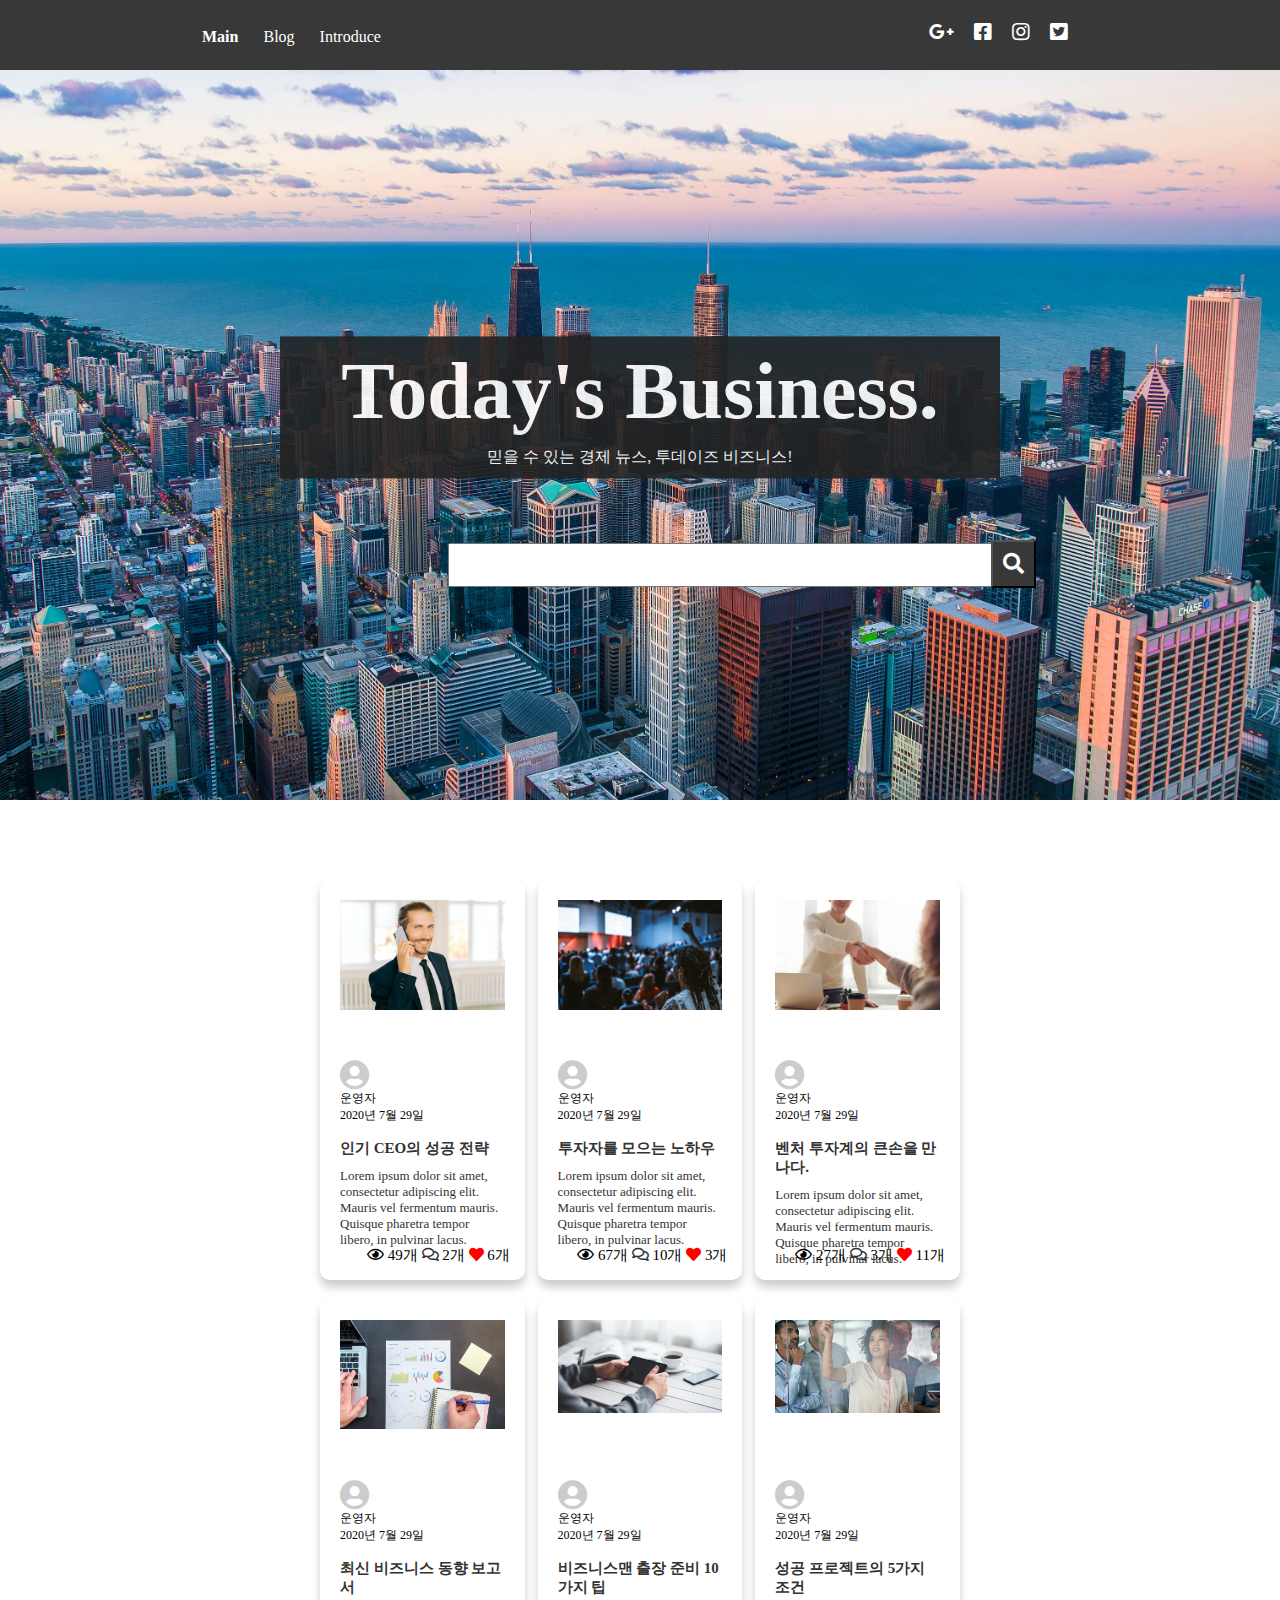
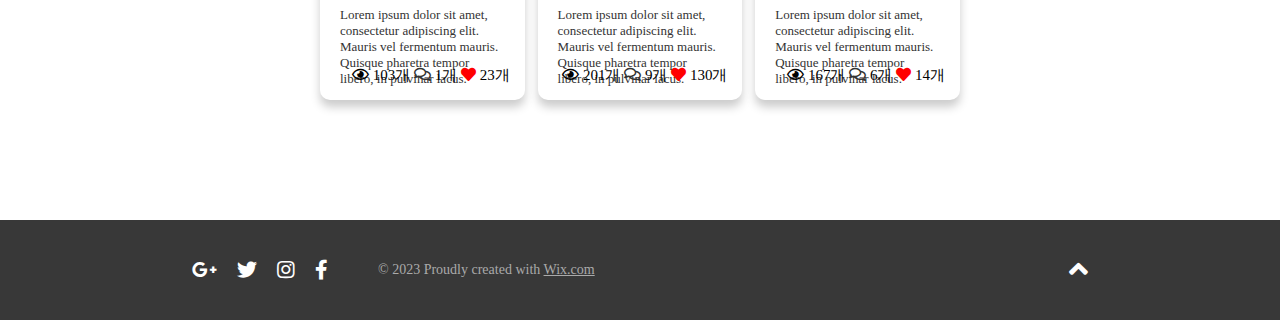
<file: index.html>
<!DOCTYPE html>
<html lang="en">

<head>
    <meta charset="UTF-8">
    <meta http-equiv="X-UA-Compatible" content="IE=edge">
    <meta name="viewport" content="width=device-width, initial-scale=1.0">
    <title>Document</title>

    <!-- fontawesome css: https://fontawesome.com -->
    <link rel="stylesheet" href="https://cdnjs.cloudflare.com/ajax/libs/font-awesome/5.8.2/css/all.min.css">
    <!-- css -->
    <link rel="stylesheet" href="css/main.css">

</head>

<body>
    <div class="wrap">
        <section class="header">
            <header>
                <div class="gtn">
                    <a href="#">Main</a>
                    <a href="index2.html">Blog</a>
                    <a href="index3.html">Introduce</a>
                </div>
                <div class="tbn">
                    <a href="#"><i class="fab fa-google-plus-g"></i></a>
                    <a href="#"><i class="fab fa-facebook-square"></i></a>
                    <a href="#"><i class="fab fa-instagram"></i></a>
                    <a href="#"><i class="fab fa-twitter-square"></i></a>
                </div>

            </header>
        </section>
        <section class="main">
            <div class="title">
                <a href="#">
                    <h1>Today's Business.</h1>
                </a>
                <p>믿을 수 있는 경제 뉴스, 투데이즈 비즈니스!</p>
            </div>
            <form action="#">
                <input type="text">
                <button type="submit"><i class="fas fa-search"></i></button>
            </form>
        </section>

        <section class="article clearfix">
            <div class="one">
                <div class="img-box">
                    <a href="#"><img src="img/sub1.jpg" alt=""></a>
                </div>
                <div class="user">
                    <i class="fas fa-user-circle"></i>
                    <div class="admin clearfix">
                        <p>운영자</p>
                        <p>2020년 7월 29일</p>
                    </div>
                </div>
                <div class="contents">
                    <a href="#">
                        <p>인기 CEO의 성공 전략</p>
                        <p>Lorem ipsum dolor sit amet, consectetur adipiscing elit. Mauris vel fermentum mauris. Quisque pharetra tempor libero, in pulvinar lacus.</p>
                    </a>
                </div>
                <div class="sub">
                    <i class="far fa-eye"></i>
                    <span>49개</span>
                    <a href="#"><i class="far fa-comments"></i></a>
                    <span>2개</span>                    
                    <a href="#"><i class="fas fa-heart"></i></a>
                    <span>6개</span>
                </div>
            </div>
            <div class="one">
                <div class="img-box">
                    <a href="#"><img src="img/sub2.jpg" alt=""></a>
                </div>
                <div class="user">
                    <i class="fas fa-user-circle"></i>
                    <div class="admin clearfix">
                        <p>운영자</p>
                        <p>2020년 7월 29일</p>
                    </div>
                </div>
                <div class="contents">
                    <a href="#">
                        <p>투자자를 모으는 노하우</p>
                        <p>Lorem ipsum dolor sit amet, consectetur adipiscing elit. Mauris vel fermentum mauris. Quisque pharetra tempor libero, in pulvinar lacus.</p>
                    </a>
                </div>
                <div class="sub">
                    <i class="far fa-eye"></i>
                    <span>67개</span>
                    <a href="#"><i class="far fa-comments"></i></a>
                    <span>10개</span>                    
                    <a href="#"><i class="fas fa-heart"></i></a>
                    <span>3개</span>
                </div>
            </div>
            <div class="one">
                <div class="img-box">
                    <a href="#"><img src="img/sub3.jpg" alt=""></a>
                </div>
                <div class="user">
                    <i class="fas fa-user-circle"></i>
                    <div class="admin clearfix">
                        <p>운영자</p>
                        <p>2020년 7월 29일</p>
                    </div>
                </div>
                <div class="contents">
                    <a href="#">
                        <p>벤처 투자계의 큰손을 만나다.</p>
                        <p>Lorem ipsum dolor sit amet, consectetur adipiscing elit. Mauris vel fermentum mauris. Quisque pharetra tempor libero, in pulvinar lacus.</p>
                    </a>
                </div>
                <div class="sub">
                    <i class="far fa-eye"></i>
                    <span>27개</span>
                    <a href="#"><i class="far fa-comments"></i></a>
                    <span>3개</span>                    
                    <a href="#"><i class="fas fa-heart"></i></a>
                    <span>11개</span>
                </div>
            </div>
            <div class="one">
                <div class="img-box">
                    <a href="#"><img src="img/sub4.jpg" alt=""></a>
                </div>
                <div class="user">
                    <i class="fas fa-user-circle"></i>
                    <div class="admin clearfix">
                        <p>운영자</p>
                        <p>2020년 7월 29일</p>
                    </div>
                </div>
                <div class="contents">
                    <a href="#">
                        <p>최신 비즈니스 동향 보고서</p>
                        <p>Lorem ipsum dolor sit amet, consectetur adipiscing elit. Mauris vel fermentum mauris. Quisque pharetra tempor libero, in pulvinar lacus.</p>
                    </a>
                </div>
                <div class="sub">
                    <i class="far fa-eye"></i>
                    <span>103개</span>
                    <a href="#"><i class="far fa-comments"></i></a>
                    <span>1개</span>                    
                    <a href="#"><i class="fas fa-heart"></i></a>
                    <span>23개</span>
                </div>
            </div>
            <div class="one">
                <div class="img-box">
                    <a href="#"><img src="img/sub5.jpg" alt=""></a>
                </div>
                <div class="user">
                    <i class="fas fa-user-circle"></i>
                    <div class="admin clearfix">
                        <p>운영자</p>
                        <p>2020년 7월 29일</p>
                    </div>
                </div>
                <div class="contents">
                    <a href="#">
                        <p>비즈니스맨 출장 준비 10가지 팁</p>
                        <p>Lorem ipsum dolor sit amet, consectetur adipiscing elit. Mauris vel fermentum mauris. Quisque pharetra tempor libero, in pulvinar lacus.</p>
                    </a>
                </div>
                <div class="sub">
                    <i class="far fa-eye"></i>
                    <span>201개</span>
                    <a href="#"><i class="far fa-comments"></i></a>
                    <span>9개</span>                    
                    <a href="#"><i class="fas fa-heart"></i></a>
                    <span>130개</span>
                </div>
            </div>
            <div class="one">
                <div class="img-box">
                    <a href="#"><img src="img/sub6.jpg" alt=""></a>
                </div>
                <div class="user">
                    <i class="fas fa-user-circle"></i>
                    <div class="admin clearfix">
                        <p>운영자</p>
                        <p>2020년 7월 29일</p>
                    </div>
                </div>
                <div class="contents">
                    <a href="#">
                        <p>성공 프로젝트의 5가지 조건</p>
                        <p>Lorem ipsum dolor sit amet, consectetur adipiscing elit. Mauris vel fermentum mauris. Quisque pharetra tempor libero, in pulvinar lacus.</p>
                    </a>
                </div>
                <div class="sub">
                    <i class="far fa-eye"></i>
                    <span>167개</span>
                    <a href="#"><i class="far fa-comments"></i></a>
                    <span>6개</span>                    
                    <a href="#"><i class="fas fa-heart"></i></a>
                    <span>14개</span>
                </div>
            </div>
        </section>
        <footer>
            <div class="inner-footer clearfix">
                <ul class="icon">
                    <li><a href="#"><i class="fab fa-google-plus-g"></i></a></li>
                    <li><a href="#"><i class="fab fa-twitter"></i></a></li>
                    <li><a href="#"><i class="fab fa-instagram"></i></a></li>
                    <li><a href="#"><i class="fab fa-facebook-f"></i></a></li>
                </ul>
                <p>© 2023 Proudly created with <a href="#"><span>Wix.com</span></a></p>
                <a href="#"><i class="fas fa-angle-up"></i></a>
            </div>
        </footer>
    </div>
</body>

</html>
</file>
<file: css/main.css>
/* common */
* {
  margin: 0 auto;
  padding: 0;
}
li {
  list-style: none;
}
a {
  text-decoration: none;
  color: #333;
}

.clearfix::after {
  content: "";
  display: block;
  clear: both;
}

/* header */
.header {
  background: #383838;
  width: 100%;
  height: 70px;
  line-height: 70px;
  font-size: 20px;
  position: fixed;
  top: 0;
  z-index: 11;
}
.header header {
  width: 70%;
}
.header .gtn {
  float: left;
}
.header .gtn a {
  padding: 0 10px;
  color: #fff;
  font-size: 16px;
}
.header .gtn a:first-child {
  color: #fff;
  font-weight: 700;
}
.header .gtn a:hover {
  color: #ccc;
}
.header .tbn {
  float: right;
}
.header .tbn a {
  display: block;
  float: left;
  font-size: 20px;
  margin-right: 20px;
  line-height: 65px;
  color: #fff;
  transition: 0.3s;
}
.header .tbn a:hover {
  transform: scale(1.5);
}

/* main */
section.main {
  background: url(../img/main.jpg) no-repeat center 70px / cover;
  background-attachment: fixed;
  height: 800px;
}
section.main .title {
  width: 700px;
  background: #222;
  text-align: center;
  color: #fff;
  padding: 10px;
  opacity: 0.9;

  position: absolute;
  left: 50%;
  top: 50%;
  transform: translate(-50%, -80%);
  transition: 0.4s;
}
section.main .title:hover {
  background: #ccc;
  color: #383838;
}
section.main .title:hover a h1 {
  color: #383838;
}
section.main .title h1 {
  font-size: 80px;
  margin-bottom: 10px;
  color: #fff;
}
section.main form {
  position: absolute;
  z-index: 10;
  top: 60%;
  left: 35%;
}
section.main form input {
  width: 500px;
  height: 40px;
  font-size: 1.2rem;
  padding: 0 20px;
  font-weight: 700;
}
section.main form button {
  margin-left: -5px;
  padding: 10px;
  /* border-radius: 10px; */
  /* border: 1px solid #fff; */
  background: #383838;
  color: #fff;
  cursor: pointer;
  font-size: 21px;
}

/* article */
section.article {
  /* background: orange; */
  /* border: 1px solid #000;
    box-sizing: border-box; */
  width: 50%;
  margin-top: 80px;
  margin-bottom: 100px;
}
section.article .one {
  width: 32%;
  height: 400px;
  position: relative;
  /* border: 1px solid #ddd; */
  box-sizing: border-box;
  float: left;
  margin-right: 2%;
  margin-bottom: 20px;
  padding: 20px;
  border-radius: 10px;
  box-shadow: 0px 7px 10px #ccc;
  transition: 0.4s;
}

section.article .one .user {
  margin-top: 15px;
  margin-bottom: 15px;
}
section.article .one .user i {
  float: left;
  font-size: 30px;
  margin-right: 10px;
  color: #ccc;
}
section.article .one .user .admin {
  font-size: 12px;
}
section.article .one .user .admin p {
  float: left;
  width: 85%;
}
section.article .one .img-box {
  height: 145px;
  overflow: hidden;
}
section.article .one .img-box img {
  width: 100%;
}
section.article .one:hover {
  transform: scale(0.95);
}

section.article .one:nth-child(3n) {
  margin-right: 0;
}

section.article .one .sub {
  position: absolute;
  bottom: 15px;
  right: 15px;
  font-size: 15px;
}
section.article .one .sub i.fa-heart {
  color: red;
}
section.article .one .contents a {
  font-size: 13px;
}
section.article .one .contents a:hover {
  color: rgb(91, 148, 255);
}
section.article .one .contents a p:first-child {
  font-size: 15px;
  margin-bottom: 10px;
  font-weight: 700;
}

/* footer */
footer {
  width: 100%;
  height: 100px;
  background: #383838;
  color: #aaa;
  line-height: 100px;
}
footer .inner-footer {
  width: 70%;
  /* background: orange; */
}
footer .inner-footer ul.icon {
  float: left;
  font-size: 20px;
  /* background: skyblue; */
}
footer .inner-footer ul.icon li {
  float: left;
  margin-right: 20px;
}
footer .inner-footer ul.icon li a {
  color: #fff;
}
footer .inner-footer p {
  float: left;
  font-size: 14px;
  margin-left: 30px;
}
footer .inner-footer > a {
  float: right;
  font-size: 30px;
  /* border: 1px solid #fff; */
  color: #fff;
  transition: 0.4s;
}
footer .inner-footer > a:hover {
  color: #aaa;
  transform: scale(1.5);
}
footer .inner-footer p span {
  text-decoration: underline;
  color: #aaa;
}
</file>
